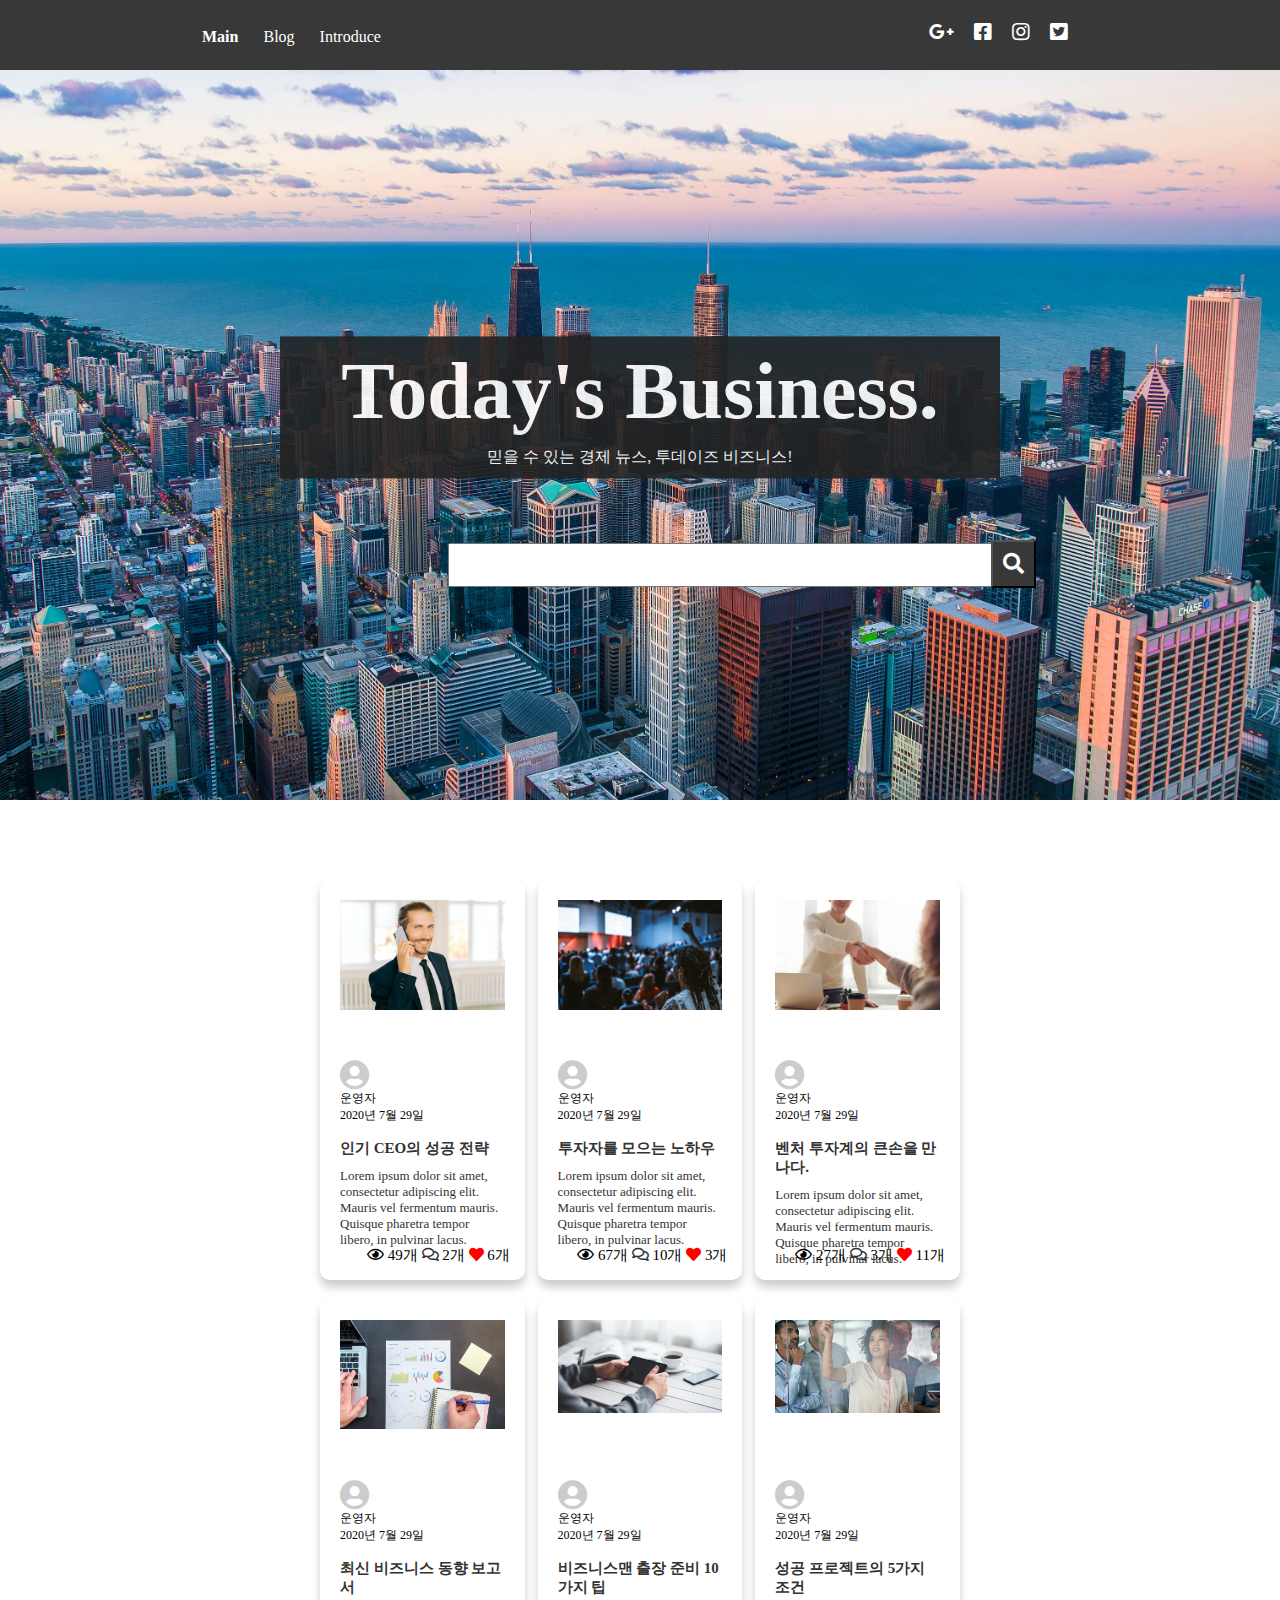
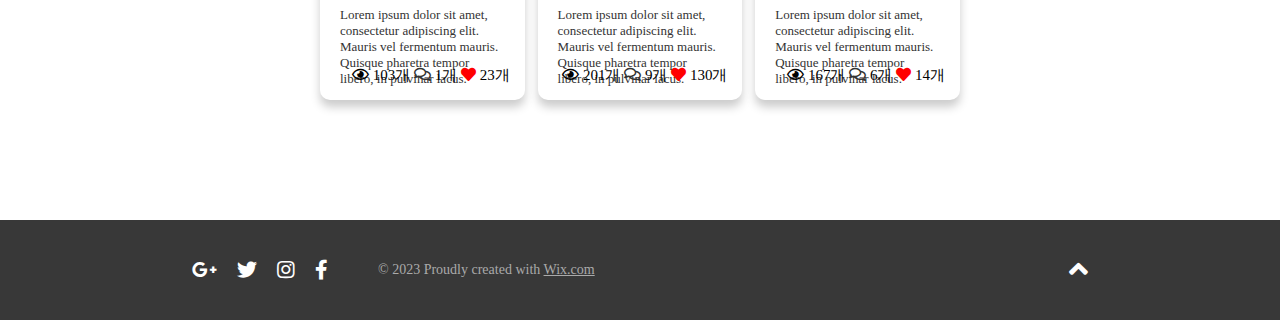
<file: index.html>
<!DOCTYPE html>
<html lang="en">

<head>
    <meta charset="UTF-8">
    <meta http-equiv="X-UA-Compatible" content="IE=edge">
    <meta name="viewport" content="width=device-width, initial-scale=1.0">
    <title>Document</title>

    <!-- fontawesome css: https://fontawesome.com -->
    <link rel="stylesheet" href="https://cdnjs.cloudflare.com/ajax/libs/font-awesome/5.8.2/css/all.min.css">
    <!-- css -->
    <link rel="stylesheet" href="css/main.css">

</head>

<body>
    <div class="wrap">
        <section class="header">
            <header>
                <div class="gtn">
                    <a href="#">Main</a>
                    <a href="index2.html">Blog</a>
                    <a href="index3.html">Introduce</a>
                </div>
                <div class="tbn">
                    <a href="#"><i class="fab fa-google-plus-g"></i></a>
                    <a href="#"><i class="fab fa-facebook-square"></i></a>
                    <a href="#"><i class="fab fa-instagram"></i></a>
                    <a href="#"><i class="fab fa-twitter-square"></i></a>
                </div>

            </header>
        </section>
        <section class="main">
            <div class="title">
                <a href="#">
                    <h1>Today's Business.</h1>
                </a>
                <p>믿을 수 있는 경제 뉴스, 투데이즈 비즈니스!</p>
            </div>
            <form action="#">
                <input type="text">
                <button type="submit"><i class="fas fa-search"></i></button>
            </form>
        </section>

        <section class="article clearfix">
            <div class="one">
                <div class="img-box">
                    <a href="#"><img src="img/sub1.jpg" alt=""></a>
                </div>
                <div class="user">
                    <i class="fas fa-user-circle"></i>
                    <div class="admin clearfix">
                        <p>운영자</p>
                        <p>2020년 7월 29일</p>
                    </div>
                </div>
                <div class="contents">
                    <a href="#">
                        <p>인기 CEO의 성공 전략</p>
                        <p>Lorem ipsum dolor sit amet, consectetur adipiscing elit. Mauris vel fermentum mauris. Quisque pharetra tempor libero, in pulvinar lacus.</p>
                    </a>
                </div>
                <div class="sub">
                    <i class="far fa-eye"></i>
                    <span>49개</span>
                    <a href="#"><i class="far fa-comments"></i></a>
                    <span>2개</span>                    
                    <a href="#"><i class="fas fa-heart"></i></a>
                    <span>6개</span>
                </div>
            </div>
            <div class="one">
                <div class="img-box">
                    <a href="#"><img src="img/sub2.jpg" alt=""></a>
                </div>
                <div class="user">
                    <i class="fas fa-user-circle"></i>
                    <div class="admin clearfix">
                        <p>운영자</p>
                        <p>2020년 7월 29일</p>
                    </div>
                </div>
                <div class="contents">
                    <a href="#">
                        <p>투자자를 모으는 노하우</p>
                        <p>Lorem ipsum dolor sit amet, consectetur adipiscing elit. Mauris vel fermentum mauris. Quisque pharetra tempor libero, in pulvinar lacus.</p>
                    </a>
                </div>
                <div class="sub">
                    <i class="far fa-eye"></i>
                    <span>67개</span>
                    <a href="#"><i class="far fa-comments"></i></a>
                    <span>10개</span>                    
                    <a href="#"><i class="fas fa-heart"></i></a>
                    <span>3개</span>
                </div>
            </div>
            <div class="one">
                <div class="img-box">
                    <a href="#"><img src="img/sub3.jpg" alt=""></a>
                </div>
                <div class="user">
                    <i class="fas fa-user-circle"></i>
                    <div class="admin clearfix">
                        <p>운영자</p>
                        <p>2020년 7월 29일</p>
                    </div>
                </div>
                <div class="contents">
                    <a href="#">
                        <p>벤처 투자계의 큰손을 만나다.</p>
                        <p>Lorem ipsum dolor sit amet, consectetur adipiscing elit. Mauris vel fermentum mauris. Quisque pharetra tempor libero, in pulvinar lacus.</p>
                    </a>
                </div>
                <div class="sub">
                    <i class="far fa-eye"></i>
                    <span>27개</span>
                    <a href="#"><i class="far fa-comments"></i></a>
                    <span>3개</span>                    
                    <a href="#"><i class="fas fa-heart"></i></a>
                    <span>11개</span>
                </div>
            </div>
            <div class="one">
                <div class="img-box">
                    <a href="#"><img src="img/sub4.jpg" alt=""></a>
                </div>
                <div class="user">
                    <i class="fas fa-user-circle"></i>
                    <div class="admin clearfix">
                        <p>운영자</p>
                        <p>2020년 7월 29일</p>
                    </div>
                </div>
                <div class="contents">
                    <a href="#">
                        <p>최신 비즈니스 동향 보고서</p>
                        <p>Lorem ipsum dolor sit amet, consectetur adipiscing elit. Mauris vel fermentum mauris. Quisque pharetra tempor libero, in pulvinar lacus.</p>
                    </a>
                </div>
                <div class="sub">
                    <i class="far fa-eye"></i>
                    <span>103개</span>
                    <a href="#"><i class="far fa-comments"></i></a>
                    <span>1개</span>                    
                    <a href="#"><i class="fas fa-heart"></i></a>
                    <span>23개</span>
                </div>
            </div>
            <div class="one">
                <div class="img-box">
                    <a href="#"><img src="img/sub5.jpg" alt=""></a>
                </div>
                <div class="user">
                    <i class="fas fa-user-circle"></i>
                    <div class="admin clearfix">
                        <p>운영자</p>
                        <p>2020년 7월 29일</p>
                    </div>
                </div>
                <div class="contents">
                    <a href="#">
                        <p>비즈니스맨 출장 준비 10가지 팁</p>
                        <p>Lorem ipsum dolor sit amet, consectetur adipiscing elit. Mauris vel fermentum mauris. Quisque pharetra tempor libero, in pulvinar lacus.</p>
                    </a>
                </div>
                <div class="sub">
                    <i class="far fa-eye"></i>
                    <span>201개</span>
                    <a href="#"><i class="far fa-comments"></i></a>
                    <span>9개</span>                    
                    <a href="#"><i class="fas fa-heart"></i></a>
                    <span>130개</span>
                </div>
            </div>
            <div class="one">
                <div class="img-box">
                    <a href="#"><img src="img/sub6.jpg" alt=""></a>
                </div>
                <div class="user">
                    <i class="fas fa-user-circle"></i>
                    <div class="admin clearfix">
                        <p>운영자</p>
                        <p>2020년 7월 29일</p>
                    </div>
                </div>
                <div class="contents">
                    <a href="#">
                        <p>성공 프로젝트의 5가지 조건</p>
                        <p>Lorem ipsum dolor sit amet, consectetur adipiscing elit. Mauris vel fermentum mauris. Quisque pharetra tempor libero, in pulvinar lacus.</p>
                    </a>
                </div>
                <div class="sub">
                    <i class="far fa-eye"></i>
                    <span>167개</span>
                    <a href="#"><i class="far fa-comments"></i></a>
                    <span>6개</span>                    
                    <a href="#"><i class="fas fa-heart"></i></a>
                    <span>14개</span>
                </div>
            </div>
        </section>
        <footer>
            <div class="inner-footer clearfix">
                <ul class="icon">
                    <li><a href="#"><i class="fab fa-google-plus-g"></i></a></li>
                    <li><a href="#"><i class="fab fa-twitter"></i></a></li>
                    <li><a href="#"><i class="fab fa-instagram"></i></a></li>
                    <li><a href="#"><i class="fab fa-facebook-f"></i></a></li>
                </ul>
                <p>© 2023 Proudly created with <a href="#"><span>Wix.com</span></a></p>
                <a href="#"><i class="fas fa-angle-up"></i></a>
            </div>
        </footer>
    </div>
</body>

</html>
</file>
<file: css/main.css>
/* common */
* {
  margin: 0 auto;
  padding: 0;
}
li {
  list-style: none;
}
a {
  text-decoration: none;
  color: #333;
}

.clearfix::after {
  content: "";
  display: block;
  clear: both;
}

/* header */
.header {
  background: #383838;
  width: 100%;
  height: 70px;
  line-height: 70px;
  font-size: 20px;
  position: fixed;
  top: 0;
  z-index: 11;
}
.header header {
  width: 70%;
}
.header .gtn {
  float: left;
}
.header .gtn a {
  padding: 0 10px;
  color: #fff;
  font-size: 16px;
}
.header .gtn a:first-child {
  color: #fff;
  font-weight: 700;
}
.header .gtn a:hover {
  color: #ccc;
}
.header .tbn {
  float: right;
}
.header .tbn a {
  display: block;
  float: left;
  font-size: 20px;
  margin-right: 20px;
  line-height: 65px;
  color: #fff;
  transition: 0.3s;
}
.header .tbn a:hover {
  transform: scale(1.5);
}

/* main */
section.main {
  background: url(../img/main.jpg) no-repeat center 70px / cover;
  background-attachment: fixed;
  height: 800px;
}
section.main .title {
  width: 700px;
  background: #222;
  text-align: center;
  color: #fff;
  padding: 10px;
  opacity: 0.9;

  position: absolute;
  left: 50%;
  top: 50%;
  transform: translate(-50%, -80%);
  transition: 0.4s;
}
section.main .title:hover {
  background: #ccc;
  color: #383838;
}
section.main .title:hover a h1 {
  color: #383838;
}
section.main .title h1 {
  font-size: 80px;
  margin-bottom: 10px;
  color: #fff;
}
section.main form {
  position: absolute;
  z-index: 10;
  top: 60%;
  left: 35%;
}
section.main form input {
  width: 500px;
  height: 40px;
  font-size: 1.2rem;
  padding: 0 20px;
  font-weight: 700;
}
section.main form button {
  margin-left: -5px;
  padding: 10px;
  /* border-radius: 10px; */
  /* border: 1px solid #fff; */
  background: #383838;
  color: #fff;
  cursor: pointer;
  font-size: 21px;
}

/* article */
section.article {
  /* background: orange; */
  /* border: 1px solid #000;
    box-sizing: border-box; */
  width: 50%;
  margin-top: 80px;
  margin-bottom: 100px;
}
section.article .one {
  width: 32%;
  height: 400px;
  position: relative;
  /* border: 1px solid #ddd; */
  box-sizing: border-box;
  float: left;
  margin-right: 2%;
  margin-bottom: 20px;
  padding: 20px;
  border-radius: 10px;
  box-shadow: 0px 7px 10px #ccc;
  transition: 0.4s;
}

section.article .one .user {
  margin-top: 15px;
  margin-bottom: 15px;
}
section.article .one .user i {
  float: left;
  font-size: 30px;
  margin-right: 10px;
  color: #ccc;
}
section.article .one .user .admin {
  font-size: 12px;
}
section.article .one .user .admin p {
  float: left;
  width: 85%;
}
section.article .one .img-box {
  height: 145px;
  overflow: hidden;
}
section.article .one .img-box img {
  width: 100%;
}
section.article .one:hover {
  transform: scale(0.95);
}

section.article .one:nth-child(3n) {
  margin-right: 0;
}

section.article .one .sub {
  position: absolute;
  bottom: 15px;
  right: 15px;
  font-size: 15px;
}
section.article .one .sub i.fa-heart {
  color: red;
}
section.article .one .contents a {
  font-size: 13px;
}
section.article .one .contents a:hover {
  color: rgb(91, 148, 255);
}
section.article .one .contents a p:first-child {
  font-size: 15px;
  margin-bottom: 10px;
  font-weight: 700;
}

/* footer */
footer {
  width: 100%;
  height: 100px;
  background: #383838;
  color: #aaa;
  line-height: 100px;
}
footer .inner-footer {
  width: 70%;
  /* background: orange; */
}
footer .inner-footer ul.icon {
  float: left;
  font-size: 20px;
  /* background: skyblue; */
}
footer .inner-footer ul.icon li {
  float: left;
  margin-right: 20px;
}
footer .inner-footer ul.icon li a {
  color: #fff;
}
footer .inner-footer p {
  float: left;
  font-size: 14px;
  margin-left: 30px;
}
footer .inner-footer > a {
  float: right;
  font-size: 30px;
  /* border: 1px solid #fff; */
  color: #fff;
  transition: 0.4s;
}
footer .inner-footer > a:hover {
  color: #aaa;
  transform: scale(1.5);
}
footer .inner-footer p span {
  text-decoration: underline;
  color: #aaa;
}
</file>
